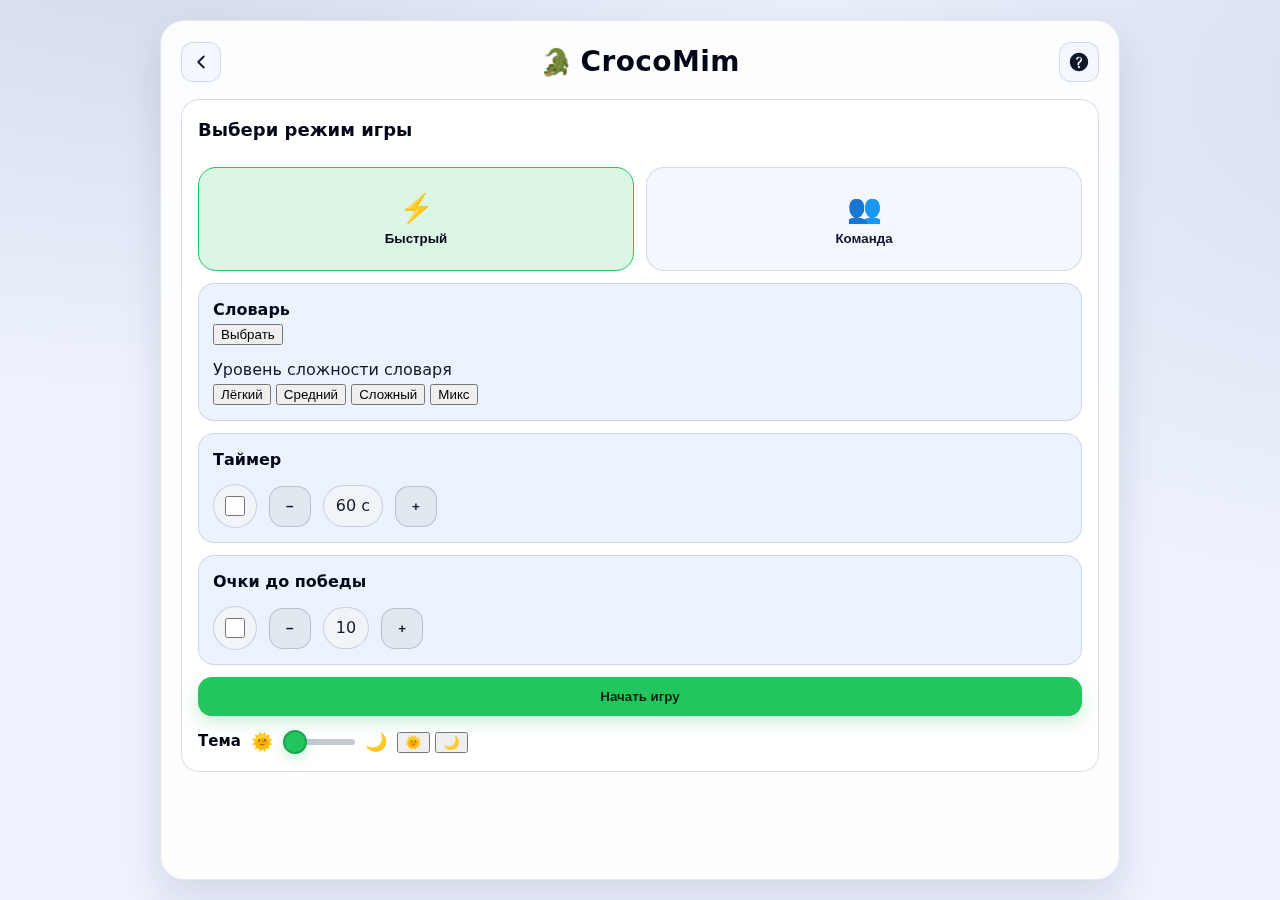
<file: public/index.html>
<!DOCTYPE html>
<html lang="ru">
<head>
  <meta charset="UTF-8" />
  <meta name="viewport" content="width=device-width, initial-scale=1" />
  <title>CrocoMim</title>
  <meta name="description" content="Праздничная игра «CrocoMim» с быстрым и командным режимами." />
  <link rel="manifest" href="./manifest.json" />
  <link rel="icon" type="image/svg+xml" href="./icons/icon.svg" />
  <meta name="theme-color" content="#22c55e" />
  <link rel="stylesheet" href="https://fonts.googleapis.com/css2?family=Material+Symbols+Rounded:opsz,wght,FILL,GRAD@20..48,100..700,0..1,-50..200" />
  <link rel="stylesheet" href="./styles/main.css" />
<!-- Yandex.Metrika counter -->
<script type="text/javascript">
    (function(m,e,t,r,i,k,a){
        m[i]=m[i]||function(){(m[i].a=m[i].a||[]).push(arguments)};
        m[i].l=1*new Date();
        for (var j = 0; j < document.scripts.length; j++) {if (document.scripts[j].src === r) { return; }}
        k=e.createElement(t),a=e.getElementsByTagName(t)[0],k.async=1,k.src=r,a.parentNode.insertBefore(k,a)
    })(window, document,'script','https://mc.yandex.ru/metrika/tag.js?id=104629576', 'ym');

    ym(104629576, 'init', {ssr:true, webvisor:true, trackHash:true, clickmap:true, ecommerce:"dataLayer", accurateTrackBounce:true, trackLinks:true});
</script>
<noscript><div><img src="https://mc.yandex.ru/watch/104629576" style="position:absolute; left:-9999px;" alt="" /></div></noscript>
<!-- /Yandex.Metrika counter -->
</head>
<body class="theme-light">
<div class="app" id="app">
<!-- Test push -->
<!-- Test push 2 -->
<!-- Test push 3 -->
  
  <!-- HEADER -->
  <div class="header">
    <div class="header-left">
      <div class="icon-btn" id="btnBack" title="Назад в меню" aria-label="Назад">
        <svg width="22" height="22" viewBox="0 0 24 24" fill="none" aria-hidden="true">
          <path d="M15 6L9 12L15 18" stroke="currentColor" stroke-width="2" stroke-linecap="round" stroke-linejoin="round"/>
        </svg>
      </div>
    </div>
    <div class="title"><span class="title-icon" aria-hidden="true">🐊</span><span class="title-text">CrocoMim</span></div>
    <div class="header-right">
      <div class="icon-btn" id="btnHelp" title="Справка" aria-label="Справка">
        <svg width="22" height="22" viewBox="0 0 24 24" fill="none" aria-hidden="true">
          <path d="M12 2C6.477 2 2 6.477 2 12s4.477 10 10 10s10-4.477 10-10S17.523 2 12 2Zm0 14.25a1.25 1.25 0 1 1 0 2.5a1.25 1.25 0 0 1 0-2.5Zm0-10a3.25 3.25 0 0 1 3.25 3.25c0 1.35-.79 2.3-1.74 3.02c-.81.6-1.26 1.03-1.26 1.98v.25a1 1 0 1 1-2 0v-.25c0-1.62.85-2.47 1.69-3.1c.85-.64 1.31-1.06 1.31-1.9A1.25 1.25 0 0 0 12 7.25a1.25 1.25 0 0 0-1.25 1.25a1 1 0 1 1-2 0A3.25 3.25 0 0 1 12 6.25Z" fill="currentColor"/>
        </svg>
      </div>
    </div>
  </div>

  <!-- MAIN VIEWS -->
  <div id="viewMenu" class="stack">
    <div class="section stack menu-section">
      <div class="menu-hero stack">
        <h2>Выбери режим игры</h2>
        <div class="mode-row">
          <button class="mode-btn active" id="modeQuick" type="button">
            <span class="mode-icon">⚡</span>
            Быстрый
          </button>
          <button class="mode-btn" id="goTeam" type="button">
            <span class="mode-icon">👥</span>
            Команда
          </button>
        </div>
      </div>

      <div class="stack menu-settings">
        <div class="menu-block">
          <div class="dict-selector" id="quickDictSelector">
            <div class="menu-block-title">Словарь</div>
            <div class="dict-selected" id="quickDictSummary" aria-live="polite">
              <button class="dict-summary-toggle" type="button">Выбрать</button>
              <div class="dict-summary-body" hidden></div>
            </div>
            <div class="dict-dropdown-panel" id="quickDictDropdown" hidden>
              <div class="dict-grid" id="quickDictGrid">
                <div class="dict-empty muted">Загрузка словарей…</div>
              </div>
              <div class="dict-actions">
                <button class="btn ghost dict-ok-btn" type="button">Ок</button>
              </div>
            </div>
          </div>
          <div class="difficulty-block" id="quickDifficultyBlock" data-difficulty-target="quick">
            <div class="difficulty-title">Уровень сложности словаря</div>
            <div class="difficulty-row">
              <button class="difficulty-btn" type="button" data-level="easy" aria-pressed="false">Лёгкий</button>
              <button class="difficulty-btn" type="button" data-level="medium" aria-pressed="false">Средний</button>
              <button class="difficulty-btn" type="button" data-level="hard" aria-pressed="false">Сложный</button>
              <button class="difficulty-btn" type="button" data-level="mix" aria-pressed="false" title="Все уровни сложности выбранного словаря">Микс</button>
            </div>
          </div>
          <div id="quickCustomBox" class="stack" style="display:none; margin-top:10px">
            <label class="muted">Вставьте слова через запятую или перенос строки</label>
            <textarea class="input" id="quickCustomWords" rows="4" placeholder="яблоко, корабль, радуга..."></textarea>
          </div>
        </div>

        <div class="menu-block">
          <div class="menu-block-title">Таймер</div>
          <div class="row" style="gap:12px; align-items:center; flex-wrap:nowrap; overflow-x:auto">
            <label class="chip check-only" title="Таймер">
              <input type="checkbox" id="quickTimerToggle" aria-label="Включить таймер">
            </label>
            <button class="btn ghost" id="quickTimeMinus" title="−30 секунд">−</button>
            <div class="chip" id="quickTimeLabel">60 с</div>
            <button class="btn ghost" id="quickTimePlus" title="+30 секунд">+</button>
          </div>

        </div>

        <div class="menu-block">
          <div class="menu-block-title">Очки до победы</div>
          <div class="row" style="gap:12px; align-items:center; flex-wrap:nowrap; overflow-x:auto">
            <label class="chip check-only" title="Очки до победы">
              <input type="checkbox" id="quickPtsToggle" aria-label="Включить очки до победы">
            </label>
            <div class="pts-controls" id="quickPtsControls">
              <button class="btn ghost" id="quickPtsMinus" title="Минус одно очко">−</button>
              <div class="chip" id="quickPtsLabel">10</div>
              <button class="btn ghost" id="quickPtsPlus" title="Плюс одно очко">+</button>
            </div>
          </div>
        </div>
      </div>

      <div class="footer menu-footer">
        <button class="btn btn-full" id="startQuick">Начать игру</button>
      </div>
      <div class="menu-theme">
        <div class="theme-switch" id="themeContainer">
          <div class="theme-switch-label">Тема</div>
          <div class="theme-slider" id="themeSliderWrap">
            <span aria-hidden="true">🌞</span>
            <input type="range" id="themeSlider" min="0" max="1" step="1" value="0" aria-label="Переключатель темы">
            <span aria-hidden="true">🌙</span>
          </div>
          <div class="theme-toggle-icons" id="themeToggleIcons" role="group" aria-label="Выбор темы">
            <button class="theme-icon-btn" id="themeSun" type="button" data-theme="light" aria-label="Светлая тема">🌞</button>
            <button class="theme-icon-btn" id="themeMoon" type="button" data-theme="dark" aria-label="Тёмная тема">🌙</button>
          </div>
        </div>
      </div>
    </div>
  </div>

  <!-- QUICK GAME -->
  <div id="viewQuickGame" class="stack" style="display:none">
    <div class="section row" style="justify-content:space-between; align-items:center">
      <div class="row" style="gap:10px; flex-wrap:wrap">
        <div class="chip">Угадано: <span id="qHit">0</span></div>
        <div class="chip">Пропущено: <span id="qMiss">0</span></div>
        <div class="chip" id="qTimerBox" style="display:none">⏱ <span id="qTimer">00:00</span></div>
      </div>
      <button class="btn ghost" id="qStatsBtn" type="button">Статистика</button>
    </div>

    <div class="word-card word-card-expanded">
      <div class="word-card-main">
        <div id="qWord" class="word">—</div>
        <div class="word-meta">
          <div id="qDescription" class="word-description muted">Описание появится после начала игры.</div>
          <button class="word-help-btn" id="qHelpBtn" type="button" aria-expanded="false" aria-controls="qHelpBox" title="Помочь">
            <span aria-hidden="true">💡</span>
            <span class="visually-hidden">Показать подсказку</span>
          </button>
        </div>
        <div id="qHelpBox" class="word-help" hidden></div>
      </div>
    </div>

    <!-- Кнопки под словом в 2 строки по требованию -->
    <div class="section">
      <div class="action-row action-row-primary">
        <button class="btn btn-hero" id="qHitBtn">Угадано</button>
        <button class="btn warn btn-hero" id="qSkipBtn">Пропустить</button>
      </div>
      <div class="action-row action-row-inline">
        <button class="btn ghost action-wide" id="qNext">Следующее слово</button>
        <button class="btn ghost action-wide" id="qHideBtn">Скрыть слово</button>
      </div>
      <div class="stack action-extra">
        <button class="btn ghost" id="qRestartTimer" style="display:none">Перезапустить таймер</button>
        <button class="btn ghost" id="qMeaningBtn">Значение слова (Википедия)</button>
      </div>
    </div>
  </div>

  <!-- TEAM SETTINGS -->
  <div id="viewTeamSetup" class="stack" style="display:none">
    <div class="section">
      <h2>Команды</h2>
      <div id="teamList" class="team-grid"></div>
      <div class="row team-actions">
        <button class="btn ghost" id="teamAdd">+ Добавить команду</button>
      </div>
    </div>

    <div class="section">
      <div class="dict-selector" id="teamDictSelector">
        <h2>Словарь</h2>
        <div class="dict-selected" id="teamDictSummary" aria-live="polite">
          <button class="dict-summary-toggle" type="button">Выбрать</button>
          <div class="dict-summary-body" hidden></div>
        </div>
        <div class="dict-dropdown-panel" id="teamDictDropdown" hidden>
          <div class="dict-grid" id="teamDictGrid">
            <div class="dict-empty muted">Загрузка словарей…</div>
          </div>
          <div class="dict-actions">
            <button class="btn ghost dict-ok-btn" type="button">Ок</button>
          </div>
        </div>
      </div>
      <div class="difficulty-block" id="teamDifficultyBlock" data-difficulty-target="team">
        <div class="difficulty-title">Уровень сложности словаря</div>
        <div class="difficulty-row">
          <button class="difficulty-btn" type="button" data-level="easy" aria-pressed="false">Лёгкий</button>
          <button class="difficulty-btn" type="button" data-level="medium" aria-pressed="false">Средний</button>
          <button class="difficulty-btn" type="button" data-level="hard" aria-pressed="false">Сложный</button>
          <button class="difficulty-btn" type="button" data-level="mix" aria-pressed="false" title="Все уровни сложности выбранного словаря">Микс</button>
        </div>
      </div>
      <div id="teamCustomBox" class="stack" style="display:none; margin-top:10px">
        <label class="muted">Вставьте слова через запятую или перенос строки</label>
        <textarea class="input" id="teamCustomWords" rows="4" placeholder="яблоко, корабль, радуга..."></textarea>
      </div>
    </div>

    <div class="section">
      <h2>Таймер</h2>
      <div class="row" style="gap:12px; align-items:center; flex-wrap:nowrap; overflow-x:auto">
        <label class="chip check-only" title="Таймер">
          <input type="checkbox" id="teamTimerToggle" aria-label="Включить таймер">
        </label>
        <button class="btn ghost" id="teamTimeMinus" title="−30 секунд">−</button>
        <div class="chip" id="teamTimeLabel">60 с</div>
        <button class="btn ghost" id="teamTimePlus" title="+30 секунд">+</button>
      </div>
    </div>

    <div class="section">
      <h2>Очки до победы</h2>
      <div class="row" style="gap:12px; align-items:center; flex-wrap:nowrap; overflow-x:auto">
        <label class="chip check-only" title="Очки до победы">
          <input type="checkbox" id="teamPtsToggle" checked aria-label="Включить очки до победы">
        </label>
        <div class="pts-controls" id="ptsControls">
          <button class="btn ghost" id="ptsMinus" title="Минус одно очко">−</button>
          <div class="chip" id="ptsLabel">10</div>
          <button class="btn ghost" id="ptsPlus" title="Плюс одно очко">+</button>
        </div>
      </div>
    </div>

    <div class="footer">
      <button class="btn btn-full" id="startTeam">Начать игру</button>
    </div>
  </div>

  <!-- TEAM GAME -->
  <div id="viewTeamGame" class="stack" style="display:none">
    <div class="section">
      <div class="row" style="justify-content:space-between; align-items:center">
        <div class="chip">Ход: <strong id="turnTeamName">Команда 1</strong></div>
        <div class="chip" id="tTimerBox" style="display:none">⏱ <span id="tTimer">00:00</span></div>
      </div>
    </div>

    <div class="word-card word-card-expanded">
      <div class="word-card-main">
        <div id="tWord" class="word">—</div>
        <div class="word-meta">
          <div id="tDescription" class="word-description muted">Описание появится после начала игры.</div>
          <button class="word-help-btn" id="tHelpBtn" type="button" aria-expanded="false" aria-controls="tHelpBox" title="Помочь">
            <span aria-hidden="true">💡</span>
            <span class="visually-hidden">Показать подсказку</span>
          </button>
        </div>
        <div id="tHelpBox" class="word-help" hidden></div>
      </div>
    </div>

    <div class="section stack" style="gap:12px; align-items:stretch">
      <div class="round-status" id="tRoundStatus">—</div>
      <div class="stack" style="gap:12px">
        <button class="btn btn-full" id="tStartRound">Начать раунд</button>
        <button class="btn warn" id="tEndRound" style="display:none">Закончить</button>
      </div>
    </div>

    <div class="section">
      <div class="action-row action-row-primary">
        <button class="btn btn-hero" id="tHitBtn">Угадано</button>
        <button class="btn warn btn-hero" id="tSkipBtn">Пропустить</button>
      </div>
      <div class="action-row action-row-inline">
        <button class="btn ghost action-wide" id="tNext">Следующее слово</button>
        <button class="btn ghost action-wide" id="tHideBtn">Скрыть слово</button>
      </div>
      <div class="stack action-extra">
        <button class="btn ghost" id="tMeaningBtn">Значение слова (Википедия)</button>
      </div>
    </div>

    <div class="section stack" style="gap:12px">
      <button class="btn ghost btn-full" id="tStatsBtn" type="button">Статистика</button>
      <div id="scoreTable" class="stack"></div>
    </div>
  </div>

  <!-- FOOTER (опц.) -->
  <div class="footer" id="globalFooter" style="display:none"></div>
</div>

  <script src="./scripts/dicts.js"></script>
  <script src="./scripts/app.js"></script>
</body>
</html>
</file>
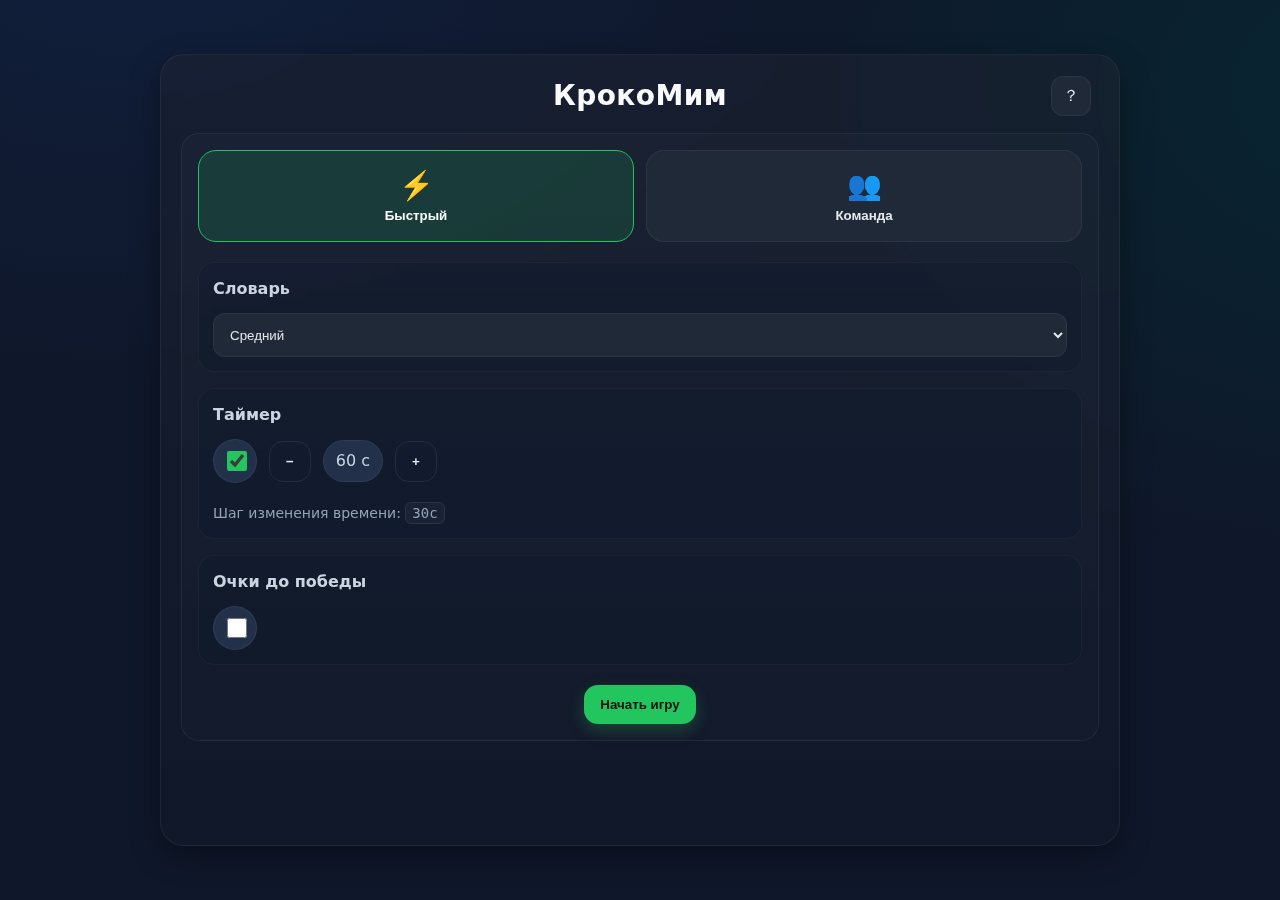
<file: сrocomim.html>
<!DOCTYPE html>
<html lang="ru">
<head>
  <meta charset="UTF-8" />
  <meta name="viewport" content="width=device-width, initial-scale=1" />
  <title>КрокоМим</title>
  <style>
    :root{
      --bg:#0f172a;            /* slate-900 */
      --panel:#111827;         /* gray-900 */
      --panel-2:#1f2937;       /* gray-800 */
      --accent:#22c55e;        /* green-500 */
      --accent-2:#16a34a;      /* green-600 */
      --muted:#94a3b8;         /* slate-400 */
      --text:#e5e7eb;          /* gray-200 */
      --text-strong:#f8fafc;   /* slate-50 */
      --danger:#ef4444;        /* red-500 */
      --warning:#f59e0b;       /* amber-500 */
      --card:#0b1223;          /* dark card */
      --shadow:0 10px 30px rgba(0,0,0,.35);
      --radius:18px;
    }
    *{box-sizing:border-box}
    html,body{height:100%}
    body{
      margin:0;
      background: radial-gradient(1200px 800px at 10% -10%, #11203d 0%, transparent 60%),
                  radial-gradient(1300px 900px at 110% 10%, #082631 0%, transparent 55%),
                  var(--bg);
      color:var(--text);
      font-family: ui-sans-serif, system-ui, Segoe UI, Roboto, Helvetica, Arial, Apple Color Emoji, Noto Color Emoji;
      line-height:1.5;
      display:flex;
      align-items:center;
      justify-content:center;
    }
    .app{
      width:min(960px, 96vw);
      min-height:88vh;
      backdrop-filter:saturate(120%) blur(8px);
      background:linear-gradient(180deg, rgba(255,255,255,.04), rgba(255,255,255,.02)) , rgba(12,18,34,.65);
      border:1px solid rgba(255,255,255,.06);
      border-radius:24px;
      box-shadow:var(--shadow);
      padding:20px;
      display:flex;
      flex-direction:column;
      gap:16px;
    }
    /* Header */
    .header{
      display:grid;
      grid-template-columns:48px 1fr 48px;
      align-items:center;
    }
    .icon-btn{
      width:40px;height:40px;border-radius:12px;
      display:flex;align-items:center;justify-content:center;
      background:var(--panel-2);
      border:1px solid rgba(255,255,255,.06);
      color:var(--text);
      cursor:pointer;
      transition:transform .1s ease, background .2s ease;
      user-select:none;
    }
    .icon-btn:hover{ background:#263141 }
    .icon-btn:active{ transform:scale(.96) }
    .title{
      text-align:center;
      font-weight:800;
      letter-spacing:.4px;
      color:var(--text-strong);
      font-size:clamp(20px, 3vw, 28px);
    }

    /* Sections & cards */
    .section{
      background:linear-gradient(180deg, rgba(255,255,255,.02), rgba(255,255,255,.01));
      border:1px solid rgba(255,255,255,.06);
      border-radius:var(--radius);
      padding:16px;
    }
    .section h2{
      margin:0 0 12px 0;
      font-size:18px;color:#cbd5e1;font-weight:700;
    }
    .row{ display:flex; gap:12px; flex-wrap:wrap; align-items:center }
    .stack{ display:flex; flex-direction:column; gap:12px }
    .grow{ flex:1 1 0 }
    .mode-row{ display:grid; gap:12px; grid-template-columns:repeat(2, minmax(0,1fr)); }
    .mode-btn{
      display:flex; flex-direction:column; align-items:center; justify-content:center;
      gap:6px; padding:18px 12px; border-radius:18px;
      background:var(--panel-2);
      border:1px solid rgba(255,255,255,.06);
      color:var(--text);
      font-weight:700;
      cursor:pointer;
      transition:transform .1s ease, background .2s ease, border .2s ease;
    }
    .mode-btn .mode-icon{ font-size:28px; }
    .mode-btn:hover{ background:#1f2a41; }
    .mode-btn:active{ transform:scale(.97); }
    .mode-btn.active{ background:rgba(34,197,94,.16); border-color:var(--accent); color:var(--text-strong); }
    .menu-block{ background:rgba(15,23,42,.35); border:1px solid rgba(255,255,255,.04); border-radius:16px; padding:14px; display:flex; flex-direction:column; gap:12px; }
    .menu-block-title{ font-weight:700; color:#cbd5e1; font-size:16px; }

    /* Buttons */
    .btn{
      background:var(--accent);
      color:#07130c;
      font-weight:700;
      padding:12px 16px;
      border:none;border-radius:14px;
      cursor:pointer;
      box-shadow:0 6px 16px rgba(34,197,94,.25);
      transition:transform .08s ease, box-shadow .2s ease, background .2s ease;
      user-select:none;
    }
    .btn:hover{ background:var(--accent-2) }
    .btn:active{ transform:translateY(1px) }
    .btn:disabled{
      opacity:.5;
      cursor:not-allowed;
      box-shadow:none;
      transform:none;
    }
    .btn.ghost{
      background:transparent;color:var(--text);
      border:1px solid rgba(255,255,255,.08);
      box-shadow:none;
    }
    .btn.warn{ background:var(--warning); color:#211a05 }
    .btn.danger{ background:var(--danger); color:#280707 }

    /* Inputs */
    .select,.input{
      min-height:44px;
      padding:10px 12px;
      border-radius:12px;
      background:var(--panel-2);
      color:var(--text);
      border:1px solid rgba(255,255,255,.06);
      outline:none;
    }
    .select{ width:100% }
    .chip{
      display:inline-flex;
      align-items:center;
      gap:6px;
      padding:8px 12px;
      border-radius:999px;
      background:#22304a;
      border:1px solid rgba(255,255,255,.06);
      color:#cbd5e1;
    }
    .chip input[type="checkbox"]{ margin-right:6px; accent-color:var(--accent); }
    .chip.check-only{
      width:44px;
      height:44px;
      padding:0;
      justify-content:center;
    }
    .chip.check-only input[type="checkbox"]{
      margin-right:0;
      width:20px;
      height:20px;
    }
    .pts-controls{
      display:flex;
      align-items:center;
      gap:12px;
    }

    /* Word card */
    .word-card{
      background:linear-gradient(180deg, rgba(255,255,255,.03), rgba(255,255,255,.02)), var(--card);
      border:1px solid rgba(255,255,255,.08);
      border-radius:22px;
      padding:28px 20px;
      text-align:center;
      box-shadow:var(--shadow);
    }
    .word{
      font-size:clamp(28px, 6.5vw, 52px);
      font-weight:800;
      letter-spacing:.5px;
      color:#f1f5f9;
      word-break:break-word;
    }
    .muted{ color:var(--muted); font-size:14px }
    .kbd{ background:#1a2236;border:1px solid rgba(255,255,255,.08);border-radius:6px;padding:2px 6px;font-family:ui-monospace, SFMono-Regular, Menlo, monospace }

    .grid-3{
      display:grid; gap:10px;
      grid-template-columns:repeat(3, minmax(0,1fr));
    }
    .team-grid{
      display:grid;
      gap:10px;
      grid-template-columns:repeat(auto-fit, minmax(90px, 1fr));
    }
    .team-card{
      padding:10px;
      display:flex;
      flex-direction:column;
      align-items:center;
      gap:8px;
      text-align:center;
    }
    .team-card-top{
      display:flex;
      flex-direction:column;
      align-items:center;
      gap:6px;
    }
    .team-avatar{
      width:64px;
      height:64px;
      border-radius:20px;
      display:flex;
      align-items:center;
      justify-content:center;
      font-size:28px;
      background-size:cover;
      background-position:center;
      color:#0b0b0b;
      box-shadow:0 6px 16px rgba(15,23,42,.35);
      flex:0 0 auto;
      pointer-events:none;
    }
    .team-avatar span{ filter:drop-shadow(0 2px 4px rgba(0,0,0,.45)); }
    .team-body{
      width:100%;
      display:flex;
      flex-direction:column;
      align-items:center;
      gap:6px;
    }
    .team-name{
      font-size:14px;
      font-weight:700;
      color:var(--text-strong);
      text-align:center;
      word-break:break-word;
    }
    .team-delete{
      width:32px;
      height:32px;
      border-radius:12px;
      border:1px solid rgba(239,68,68,.35);
      background:rgba(239,68,68,.18);
      color:#fecaca;
      display:flex;
      align-items:center;
      justify-content:center;
      cursor:pointer;
      transition:background .2s ease, transform .1s ease;
    }
    .team-delete:hover{ background:rgba(239,68,68,.28); }
    .team-delete:active{ transform:scale(.95); }
    .team-chip{ display:flex; align-items:center; gap:8px; }
    .team-chip-icon{ font-size:20px; line-height:1; }
    #turnTeamName{ display:inline-flex; align-items:center; gap:6px; }
    .round-status{
      text-align:center;
      font-weight:600;
      color:#cbd5e1;
    }
    .chip input[type="checkbox"]{ margin-right:6px; accent-color:var(--accent); }
    .footer{
      display:flex; gap:10px; flex-wrap:wrap; justify-content:center;
      margin-top:auto;
    }
    @media (max-width:600px){
      .grid-3{ grid-template-columns:1fr }
      .header{ grid-template-columns:44px 1fr 44px }
      .mode-row{ grid-template-columns:1fr }
    }
  </style>
</head>
<body>
<div class="app" id="app">

  <!-- HEADER -->
  <div class="header">
    <div class="icon-btn" id="btnBack" title="Назад в меню" aria-label="Назад">←</div>
    <div class="title">КрокоМим</div>
    <div class="icon-btn" id="btnHelp" title="Справка" aria-label="Справка">？</div>
  </div>

  <!-- MAIN VIEWS -->
  <div id="viewMenu" class="stack">
    <div class="section stack" style="gap:20px">
      <div class="mode-row">
        <button class="mode-btn active" id="modeQuick" type="button">
          <span class="mode-icon">⚡</span>
          Быстрый
        </button>
        <button class="mode-btn" id="goTeam" type="button">
          <span class="mode-icon">👥</span>
          Команда
        </button>
      </div>

      <div class="stack" style="gap:16px">
        <div class="menu-block">
          <div class="menu-block-title">Словарь</div>
          <select class="select" id="quickDict">
            <option value="easy">Лёгкий</option>
            <option value="medium">Средний</option>
            <option value="hard">Сложный</option>
            <option value="films_series">Фильмы и сериалы</option>
            <option value="geography">География</option>
            <option value="kids">Детский</option>
            <option value="custom">Свой словарь</option>
          </select>
          <div id="quickCustomBox" class="stack" style="display:none; margin-top:10px">
            <label class="muted">Вставьте слова через запятую или перенос строки</label>
            <textarea class="input" id="quickCustomWords" rows="4" placeholder="яблоко, корабль, радуга..."></textarea>
          </div>
        </div>

        <div class="menu-block">
          <div class="menu-block-title">Таймер</div>
          <div class="row" style="gap:12px; align-items:center; flex-wrap:nowrap; overflow-x:auto">
            <label class="chip check-only" title="Таймер">
              <input type="checkbox" id="quickTimerToggle" aria-label="Включить таймер">
            </label>
            <button class="btn ghost" id="quickTimeMinus" title="−30 секунд">−</button>
            <div class="chip" id="quickTimeLabel">60 с</div>
            <button class="btn ghost" id="quickTimePlus" title="+30 секунд">+</button>
          </div>
          <div class="muted" style="margin-top:8px">Шаг изменения времени: <span class="kbd">30с</span></div>
        </div>

        <div class="menu-block">
          <div class="menu-block-title">Очки до победы</div>
          <div class="row" style="gap:12px; align-items:center; flex-wrap:nowrap; overflow-x:auto">
            <label class="chip check-only" title="Очки до победы">
              <input type="checkbox" id="quickPtsToggle" aria-label="Включить очки до победы">
            </label>
            <div class="pts-controls" id="quickPtsControls" style="display:none">
              <button class="btn ghost" id="quickPtsMinus" title="Минус одно очко">−</button>
              <div class="chip" id="quickPtsLabel">10</div>
              <button class="btn ghost" id="quickPtsPlus" title="Плюс одно очко">+</button>
            </div>
          </div>
        </div>
      </div>

      <div class="footer">
        <button class="btn" id="startQuick">Начать игру</button>
      </div>
    </div>
  </div>

  <!-- QUICK GAME -->
  <div id="viewQuickGame" class="stack" style="display:none">
    <div class="section row">
      <div class="chip">Угадано: <span id="qHit">0</span></div>
      <div class="chip">Пропущено: <span id="qMiss">0</span></div>
      <div class="chip" id="qTimerBox" style="display:none">⏱ <span id="qTimer">00:00</span></div>
    </div>

    <div class="word-card">
      <div id="qWord" class="word">—</div>
    </div>

    <!-- Кнопки под словом в 2 строки по требованию -->
    <div class="section">
      <div class="grid-3">
        <button class="btn ghost" id="qNext">Следующее слово</button>
        <button class="btn" id="qHitBtn">Угадано</button>
        <button class="btn warn" id="qSkipBtn">Пропустить</button>
      </div>
      <div class="stack" style="margin-top:10px">
        <button class="btn ghost" id="qHideBtn">Скрыть слово</button>
        <button class="btn ghost" id="qMeaningBtn">Значение слова (Википедия)</button>
      </div>
    </div>
  </div>

  <!-- TEAM SETTINGS -->
  <div id="viewTeamSetup" class="stack" style="display:none">
    <div class="section">
      <h2>Команды</h2>
      <div id="teamList" class="team-grid"></div>
      <div class="row">
        <button class="btn ghost" id="teamAdd">+ Добавить команду</button>
        <button class="btn ghost" id="teamRename">✏️ Редактировать названия</button>
      </div>
    </div>

    <div class="section">
      <h2>Словарь</h2>
      <select class="select" id="teamDict">
        <option value="easy">Лёгкий</option>
        <option value="medium">Средний</option>
        <option value="hard">Сложный</option>
        <option value="films_series">Фильмы и сериалы</option>
        <option value="geography">География</option>
        <option value="kids">Детский</option>
        <option value="custom">Свой словарь</option>
      </select>
      <div id="teamCustomBox" class="stack" style="display:none; margin-top:10px">
        <label class="muted">Вставьте слова через запятую или перенос строки</label>
        <textarea class="input" id="teamCustomWords" rows="4" placeholder="яблоко, корабль, радуга..."></textarea>
      </div>
    </div>

    <div class="section">
      <h2>Таймер и очки до победы</h2>
      <div class="stack">
        <div class="row" style="gap:12px; align-items:center; flex-wrap:nowrap; overflow-x:auto">
          <label class="chip check-only" title="Таймер">
            <input type="checkbox" id="teamTimerToggle" aria-label="Включить таймер">
          </label>
          <button class="btn ghost" id="teamTimeMinus" title="−30 секунд">−</button>
          <div class="chip" id="teamTimeLabel">60 с</div>
          <button class="btn ghost" id="teamTimePlus" title="+30 секунд">+</button>
        </div>
        <div class="row" style="gap:12px; align-items:center; flex-wrap:nowrap; overflow-x:auto">
          <label class="chip check-only" title="Очки до победы">
            <input type="checkbox" id="teamPtsToggle" checked aria-label="Включить очки до победы">
          </label>
          <div class="pts-controls" id="ptsControls">
            <button class="btn ghost" id="ptsMinus" title="Минус одно очко">−</button>
            <div class="chip" id="ptsLabel">10</div>
            <button class="btn ghost" id="ptsPlus" title="Плюс одно очко">+</button>
          </div>
        </div>
      </div>
    </div>

    <div class="footer">
      <button class="btn" id="startTeam">Начать игру</button>
    </div>
  </div>

  <!-- TEAM GAME -->
  <div id="viewTeamGame" class="stack" style="display:none">
    <div class="section">
      <div class="row" style="justify-content:space-between; align-items:center">
        <div class="chip">Ход: <strong id="turnTeamName">Команда 1</strong></div>
        <div class="chip" id="tTimerBox" style="display:none">⏱ <span id="tTimer">00:00</span></div>
      </div>
      <div id="scoreTable" class="stack" style="margin-top:10px"></div>
    </div>

    <div class="word-card">
      <div id="tWord" class="word">—</div>
    </div>

    <div class="section stack" style="gap:12px; align-items:center">
      <div class="round-status" id="tRoundStatus">—</div>
      <div class="row" style="gap:12px; justify-content:center">
        <button class="btn" id="tStartRound">Начать раунд</button>
        <button class="btn warn" id="tEndRound" style="display:none">Закончить</button>
      </div>
    </div>

    <div class="section">
      <div class="grid-3">
        <button class="btn ghost" id="tNext">Следующее слово</button>
        <button class="btn" id="tHitBtn">Угадано</button>
        <button class="btn warn" id="tSkipBtn">Пропустить</button>
      </div>
      <div class="stack" style="margin-top:10px">
        <button class="btn ghost" id="tHideBtn">Скрыть слово</button>
        <button class="btn ghost" id="tMeaningBtn">Значение слова (Википедия)</button>
      </div>
    </div>
  </div>

  <!-- FOOTER (опц.) -->
  <div class="footer" id="globalFooter" style="display:none"></div>
</div>

<script>
  // --- Utilities & state ---
  const $ = sel => document.querySelector(sel);
  let screen = 'menu';
  let qTimerId = null;
  let tTimerId = null;
  const backBtn = $('#btnBack');
  const helpBtn = $('#btnHelp');
  const modeQuickBtn = $('#modeQuick');

  const DICTS = {
    easy:["дом","кот","собака","мяч","стол","стул","окно","дверь","машина","ручка","карандаш","тетрадь","лампа","книга","телефон","чашка","тарелка","ложка","вилка","нож","яблоко","банан","хлеб","сыр","молоко","чай","кофе","сок","вода","рыба","соль","сахар","масло","яйцо","ботинки","шапка","куртка","зонт","очки","часы","футбол","велосипед","рюкзак","карта","ключ","замок","мост","улица","парк","пальто","свитер","носки","перчатки","шарф","поезд","автобус","самолёт","корабль","дерево","цветок","трава","река","море","гора","облако","солнце","луна","звезда","дождь","снег","ветер","гром","молния","песок","пляж","печенье","торт","конфета","шоколад","мороз","тепло","холод","лето","осень","зима","весна","сумка","кресло","диван","кровать","подушка","одеяло","ковёр","полка","доска","дверца"],
    medium:["музыкант","танцор","художник","актёр","режиссёр","библиотека","музей","театр","кино","концерт","оркестр","скрипка","труба","барабан","пианино","клавиатура","компьютер","принтер","интернет","браузер","переводчик","инженер","архитектор","строитель","механик","пилот","почтальон","повар","пекарь","парашют","компас","микрофон","телескоп","микроскоп","маскарад","портрет","скульптура","карикатура","иллюстрация","маршрут","комета","планета","галактика","спутник","космодром","ракета","астронавт","гравитация","марафон","эстафета","трек","полоса","скейтборд","самокат","ролики","каноэ","парус","якорь","навигатор","перекрёсток","пешеход","светофор","переход","эскалатор","турникет","диалект","сценарий","метафора","ирония","аллегория","парадокс","формула","теорема","переменная","уравнение","фотосинтез","диаграмма","график","алгоритм","архив","протокол","сервер","клиент","пароль","шифр","волонтёр","ярмарка","праздник","фестиваль","капитан","команда","стратегия","тактика","капля","узор"],
    hard:["амбивалентность","конформизм","парадигма","катарсис","энтропия","апофения","идентификация","диссоциация","консенсус","редукционизм","рефлексия","онтология","эвристика","герменевтика","персистентность","импликация","дедукция","индукция","супрематизм","синергия","палиндром","оксюморон","метаморфоза","категоричность","диахрония","синекдоха","аллитерация","перфекционизм","преференция","когезия","когерентность","субстанция","трансцендентность","имманентность","телеметрия","релятивизм","экстраполяция","интерполяция","комбинаторика","аксиома","лемма","корреляция","деконструкция","репликация","квантификация","интерференция","флуктуация","суперпозиция","идемпотентность","асимптота","дифференциация","интеграция","дисперсия","конфабуляция","экспликация","импеданс","резистивность","индуктивность","аберрация","адиабатический","энтальпия","инвариант","аппроксимация","агрегация","аналогия","антиномия","апофеоз","конгруэнтность","конкатенация","идентификатор","криптография","стохастика","гомоморфизм","изоморфизм","биекция","диффузия","конденсация","сублимация","адсорбция","десорбция","термодинамика","катализ","ингибитор","рекурсия","итерация","регрессия","марковская цепь","градиент","дивергенция","лапласиан","кумулятивный","персистентный"],
    films_series:["Титаник","Аватар","Матрица","Интерстеллар","Начало","Темный рыцарь","Джокер","Властелин колец","Хоббит","Гарри Поттер","Звёздные войны","Мандалорец","Игра престолов","Дом дракона","Ведьмак","Шерлок","Доктор Хаус","Друзья","Теория большого взрыва","Офис","Побег из Шоушенка","Зелёная миля","Форрест Гамп","1+1","Ла-ла-ленд","Крестный отец","Таксист","Остров проклятых","Бойцовский клуб","Семь","Криминальное чтиво","Кил Билл","Однажды в Голливуде","Дюна","Бегущий по лезвию","Чужой","Хищник","Терминатор","Робокоп","Человек-паук","Железный человек","Мстители","Капитан Америка","Тор","Черная пантера","Стражи Галактики","Дэдпул","Локи","Во все тяжкие","Лучше звоните Солу","Наркос","Пикки Блайндерс","Викинги","Чёрное зеркало","Очень странные дела","Король Лев","Алладин","Холодное сердце","Тайна Коко","История игрушек","Рататуй","ВАЛЛ·И","Вверх","Головоломка","Моана","Пираты Карибского моря","Индиана Джонс","Миссия невыполнима","Джеймс Бонд","Шрек","Мадагаскар","Кунг-фу Панда","Как приручить дракона","Гладиатор","Троя","300 спартанцев","Храброе сердце","Марсианин","Выживший","Большой куш","Карты, деньги, два ствола","Достать ножи","Кингсман","Джентльмены","Аркейн","Кобра Кай","Сотня","Колесо времени","Фауда","Офис (UK)"],
    geography:["Европа","Азия","Африка","Северная Америка","Южная Америка","Австралия","Антарктида","Россия","Москва","Санкт-Петербург","США","Вашингтон","Нью-Йорк","Лос-Анджелес","Канада","Оттава","Торонто","Мексика","Бразилия","Рио-де-Жанейро","Аргентина","Буэнос-Айрес","Чили","Перу","Лима","Колумбия","Богота","Германия","Берлин","Франция","Париж","Испания","Мадрид","Италия","Рим","Милан","Венеция","Пиза","Греция","Афины","Великобритания","Лондон","Норвегия","Швеция","Стокгольм","Финляндия","Хельсинки","Дания","Копенгаген","Исландия","Рейкьявик","Польша","Варшава","Чехия","Прага","Австрия","Вена","Швейцария","Цюрих","Нидерланды","Амстердам","Бельгия","Брюссель","Португалия","Лиссабон","Турция","Стамбул","Анкара","Египет","Каир","Марокко","Рабат","Южная Африка","Кейптаун","Нигерия","Абуджа","Кения","Найроби","Эфиопия","Аддис-Абеба","Израиль","Иерусалим","Иордания","Амман","Саудовская Аравия","Эр-Рияд","ОАЭ","Дубай","Индия","Дели","Мумбаи","Непал","Катманду","Китай","Пекин","Великая китайская стена"],
    kids:["мяч","кукла","мишка","зайчик","солнышко","облако","радуга","снежинка","санки","варежки","шапка","шарф","машинка","паровоз","поезд","самолёт","ракета","лодка","парус","велосипед","самокат","качели","горка","карусель","зоопарк","цирк","парк","игрушка","конструктор","кубики","пазл","раскраска","фломастер","карандаш","кисточка","краски","пластилин","ножницы","клей","книжка","сказка","песня","танец","музыка","праздник","подарок","шарик","торт","свечи","печенье","конфета","шоколад","мороженое","яблоко","банан","груша","апельсин","клубника","вишня","арбуз","дыня","морковь","огурец","помидор","суп","каша","котёнок","щенок","хомяк","рыбка","черепаха","лягушка","утёнок","слон","жираф","лев","тигр","зебра","панда","домик","кроватка","подушка","одеяло","ванна","мыло","щётка","паста","полотенце","коляска","мама","папа","бабушка","дедушка","брат","сестра","друг","подруга","прятки","салочки"]
  };

  const TEAM_ICONS = [
    {id:'sun', emoji:'🌞', bg:'linear-gradient(135deg,#fde047,#f97316)', color:'#1f2937'},
    {id:'rocket', emoji:'🚀', bg:'linear-gradient(135deg,#60a5fa,#2563eb)', color:'#0f172a'},
    {id:'leaf', emoji:'🍀', bg:'linear-gradient(135deg,#86efac,#22c55e)', color:'#052e16'},
    {id:'wave', emoji:'🐬', bg:'linear-gradient(135deg,#67e8f9,#0ea5e9)', color:'#0f172a'},
    {id:'crown', emoji:'👑', bg:'linear-gradient(135deg,#fcd34d,#a855f7)', color:'#312e81'},
    {id:'gamepad', emoji:'🎮', bg:'linear-gradient(135deg,#f472b6,#a855f7)', color:'#1e1b4b'},
    {id:'bolt', emoji:'⚡', bg:'linear-gradient(135deg,#f97316,#ef4444)', color:'#111827'},
    {id:'snow', emoji:'❄️', bg:'linear-gradient(135deg,#bfdbfe,#60a5fa)', color:'#1e3a8a'}
  ];
  const defaultTeamName = idx => `Команда ${idx+1}`;
  const makeTeam = (name, icon) => ({name, icon, points:0, hit:0, miss:0});
  const getTeamIcon = id => TEAM_ICONS.find(icon=>icon.id===id) || TEAM_ICONS[0];
  let audioCtx = null;
  function playBuzz(){
    try{
      const AudioCtx = window.AudioContext || window.webkitAudioContext;
      if (!AudioCtx) return;
      if (!audioCtx) audioCtx = new AudioCtx();
      if (audioCtx.state === 'suspended') audioCtx.resume();
      const duration = 0.35;
      const sampleRate = audioCtx.sampleRate;
      const buffer = audioCtx.createBuffer(1, sampleRate * duration, sampleRate);
      const data = buffer.getChannelData(0);
      for (let i=0;i<data.length;i++){
        const progress = i / data.length;
        data[i] = (Math.random()*2 - 1) * (1 - progress) * 0.7;
      }
      const noise = audioCtx.createBufferSource();
      noise.buffer = buffer;
      const gain = audioCtx.createGain();
      gain.gain.setValueAtTime(0.5, audioCtx.currentTime);
      gain.gain.exponentialRampToValueAtTime(0.01, audioCtx.currentTime + duration);
      noise.connect(gain).connect(audioCtx.destination);
      noise.start();
    }catch(err){ /* ignore playback errors */ }
  }

  // Navigation
  const show = v => {
    ['viewMenu','viewQuickGame','viewTeamSetup','viewTeamGame'].forEach(id=>{
      const el = $('#'+id);
      if (el) el.style.display='none';
    });
    $('#'+v).style.display='flex';
    screen = v;
    if (v==='viewMenu'){
      backBtn.style.visibility = 'hidden';
      backBtn.style.pointerEvents = 'none';
      if (modeQuickBtn) modeQuickBtn.classList.add('active');
    }else{
      backBtn.style.visibility = 'visible';
      backBtn.style.pointerEvents = 'auto';
      if (modeQuickBtn) modeQuickBtn.classList.remove('active');
    }
  };

  // Header buttons
  backBtn.onclick = () => {
    if (screen==='viewQuickGame' || screen==='viewTeamGame'){
      if (!confirm('Выйти в меню? Текущая партия будет завершена.')) return;
    }
    if (typeof qTimerId !== 'undefined'){ clearInterval(qTimerId); qTimerId=null; }
    if (typeof tTimerId !== 'undefined'){ clearInterval(tTimerId); tTimerId=null; }
    show('viewMenu');
  };
  helpBtn.onclick = () => {
    alert('КрокоМим — объясните слово жестами/мимикой. Кнопки: Угадано, Пропустить, Следующее; можно скрыть/показать слово и открыть значение на Википедии. Удачи!');
  };

  $('#goTeam').onclick = () => {
    ensureTeamsSeed();
    renderTeams();
    show('viewTeamSetup');
  };

  // Quick setup
  const qs = {
    dict: $('#quickDict'),
    customBox: $('#quickCustomBox'),
    customText: $('#quickCustomWords'),
    timerToggle: $('#quickTimerToggle'),
    time: 60,
    timeMinus: $('#quickTimeMinus'),
    timePlus: $('#quickTimePlus'),
    timeLabel: $('#quickTimeLabel'),
    ptsToggle: $('#quickPtsToggle'),
    ptsControls: $('#quickPtsControls'),
    pts: 10,
    ptsMinus: $('#quickPtsMinus'),
    ptsPlus: $('#quickPtsPlus'),
    ptsLabel: $('#quickPtsLabel'),
    start: $('#startQuick')
  };
  const upQuickTime = () => qs.timeLabel.textContent = qs.time+' с';
  const upQuickPts = () => qs.ptsLabel.textContent = qs.pts;
  upQuickTime();
  upQuickPts();
  qs.timerToggle.checked = true;
  qs.ptsToggle.checked = false;
  qs.timeMinus.onclick = () => { qs.time = Math.max(30, qs.time-30); upQuickTime(); };
  qs.timePlus.onclick = () => { qs.time += 30; upQuickTime(); };
  qs.dict.onchange = () => qs.customBox.style.display = (qs.dict.value==='custom')?'block':'none';
  qs.ptsMinus.onclick = () => { qs.pts = Math.max(1, qs.pts-1); upQuickPts(); };
  qs.ptsPlus.onclick = () => { qs.pts += 1; upQuickPts(); };
  const updateQuickPts = () => {
    if (!qs.ptsControls) return;
    const enabled = qs.ptsToggle.checked;
    qs.ptsControls.style.display = enabled ? 'flex' : 'none';
  };
  qs.ptsToggle.onchange = updateQuickPts;
  updateQuickPts();
  if (qs.dict){
    qs.dict.value = 'medium';
    qs.dict.dispatchEvent(new Event('change'));
  }

  // Quick game state
  let qWords=[], qIndex=0, qHide=false, qRemain=0, qHit=0, qMiss=0, qTarget=null;

  const qUI = {
    word: $('#qWord'),
    hit: $('#qHit'), miss: $('#qMiss'),
    next: $('#qNext'), hitBtn: $('#qHitBtn'), skipBtn: $('#qSkipBtn'),
    hideBtn: $('#qHideBtn'), meaningBtn: $('#qMeaningBtn'),
    tBox: $('#qTimerBox'), tLabel: $('#qTimer')
  };

  const pad = n => String(n).padStart(2,'0');

  function startQuickGame(){
    // build words
    let dictKey = qs.dict.value;
    if (!dictKey || (!DICTS[dictKey] && dictKey!=='custom')){
      dictKey = 'medium';
      if (qs.dict){
        qs.dict.value = 'medium';
        qs.dict.dispatchEvent(new Event('change'));
      }
    }
    if (dictKey==='custom'){
      const raw = qs.customText.value || '';
      qWords = raw.split(/[,\\n]/).map(s=>s.trim()).filter(Boolean);
    }else{
      qWords = [...DICTS[dictKey]];
    }
    if (qWords.length===0){ alert('Добавьте хотя бы одно слово'); return; }
    shuffle(qWords);
    qIndex=0; qHide=false; qHit=0; qMiss=0; qTarget = qs.ptsToggle.checked ? qs.pts : null;
    qUI.hit.textContent = '0'; qUI.miss.textContent = '0';
    qUI.word.textContent = qWords[qIndex];
    qUI.hideBtn.textContent = 'Скрыть слово';

    // timer
    clearInterval(qTimerId); qTimerId=null;
    if (qs.timerToggle.checked){
      qUI.tBox.style.display='inline-flex';
      qRemain = qs.time;
      qUI.tLabel.textContent = `${pad(Math.floor(qRemain/60))}:${pad(qRemain%60)}`;
      qTimerId = setInterval(()=>{
        qRemain--;
        qUI.tLabel.textContent = `${pad(Math.floor(qRemain/60))}:${pad(qRemain%60)}`;
        if (qRemain<=0){
          clearInterval(qTimerId); qTimerId=null;
          playBuzz();
          nextWord();
        }
      },1000);
    }else{
      qUI.tBox.style.display='none';
    }
    show('viewQuickGame');
  }
  $('#startQuick').onclick = startQuickGame;

  function nextWord(){
    qIndex = (qIndex+1) % qWords.length;
    qHide=false;
    qUI.word.textContent = qWords[qIndex];
    qUI.hideBtn.textContent = 'Скрыть слово';
  }

  qUI.next.onclick = nextWord;
  qUI.hitBtn.onclick = ()=>{
    qHit++;
    qUI.hit.textContent=qHit;
    if (qTarget!==null && qHit>=qTarget){
      if (qTimerId){ clearInterval(qTimerId); qTimerId=null; }
      playBuzz();
      alert('Вы достигли цели!');
      show('viewMenu');
      return;
    }
    nextWord();
  };
  qUI.skipBtn.onclick = ()=>{ qMiss++; qUI.miss.textContent=qMiss; nextWord(); };
  qUI.hideBtn.onclick = ()=>{
    qHide = !qHide;
    qUI.word.textContent = qHide ? '•••' : qWords[qIndex];
    qUI.hideBtn.textContent = qHide ? 'Показать слово' : 'Скрыть слово';
  };
  qUI.meaningBtn.onclick = ()=> window.open('https://ru.wikipedia.org/wiki/'+encodeURIComponent(qWords[qIndex]), '_blank');

  // Team setup & game
  let teams = [];
  function ensureTeamsSeed(){
    if (teams.length===0){
      teams = [
        makeTeam(defaultTeamName(0), TEAM_ICONS[0].id),
        makeTeam(defaultTeamName(1), TEAM_ICONS[1].id)
      ];
    } else {
      teams = teams.map((team, idx)=>({
        ...team,
        name: team.name || defaultTeamName(idx),
        icon: team.icon || TEAM_ICONS[idx % TEAM_ICONS.length].id,
        points: team.points ?? 0,
        hit: team.hit ?? 0,
        miss: team.miss ?? 0
      }));
    }
  }
  const teamList = $('#teamList');
  const teamRenameBtn = $('#teamRename');
  function renderTeams(){
    teamList.innerHTML='';
    teams.forEach((team, index)=>{
      if (!team.name) team.name = defaultTeamName(index);
      if (!team.icon) team.icon = TEAM_ICONS[index % TEAM_ICONS.length].id;
      const iconDef = getTeamIcon(team.icon);
      const card=document.createElement('div');
      card.className='section team-card';
      card.innerHTML = `
        <div class="team-card-top">
          <div class="team-avatar" style="background:${iconDef.bg};color:${iconDef.color}">
            <span>${iconDef.emoji}</span>
          </div>
        </div>
        <div class="team-body">
          <div class="team-name">${escapeHtml(team.name)}</div>
          <button class="team-delete" type="button" title="Удалить команду" data-index="${index}">🗑️</button>
        </div>`;
      const deleteBtn = card.querySelector('.team-delete');
      if (deleteBtn){
        deleteBtn.setAttribute('aria-label', `Удалить команду «${team.name || defaultTeamName(index)}»`);
        deleteBtn.onclick = () => {
          if (!confirm(`Удалить команду «${team.name || defaultTeamName(index)}»?`)) return;
          teams.splice(index, 1);
          renderTeams();
        };
      }
      teamList.appendChild(card);
    });
  }
  $('#teamAdd').onclick = ()=>{
    const icon = TEAM_ICONS[teams.length % TEAM_ICONS.length].id;
    teams.push(makeTeam(defaultTeamName(teams.length), icon));
    renderTeams();
  };
  if (teamRenameBtn){
    teamRenameBtn.onclick = ()=>{
      if (teams.length===0){ alert('Нет команд для редактирования'); return; }
      const list = teams.map((team, idx)=>`${idx+1}. ${team.name || defaultTeamName(idx)}`).join('\n');
      const idxInput = prompt('Введите номер команды для редактирования:\n'+list);
      if (idxInput===null) return;
      const idx = parseInt(idxInput, 10) - 1;
      if (Number.isNaN(idx) || idx<0 || idx>=teams.length){ alert('Некорректный номер команды'); return; }
      const current = teams[idx].name;
      const next = prompt('Новое название команды', current);
      if (next===null) return;
      const trimmed = next.trim();
      teams[idx].name = trimmed || defaultTeamName(idx);
      renderTeams();
    };
  }

  const ts = {
    dict: $('#teamDict'),
    customBox: $('#teamCustomBox'),
    customText: $('#teamCustomWords'),
    timerToggle: $('#teamTimerToggle'),
    time: 60,
    timeMinus: $('#teamTimeMinus'),
    timePlus: $('#teamTimePlus'),
    timeLabel: $('#teamTimeLabel'),
    ptsToggle: $('#teamPtsToggle'),
    ptsControls: $('#ptsControls'),
    pts: 10, ptsMinus: $('#ptsMinus'), ptsPlus: $('#ptsPlus'), ptsLabel: $('#ptsLabel')
  };
  const upTeamTime = () => ts.timeLabel.textContent = ts.time+' с';
  const upPts = () => ts.ptsLabel.textContent = ts.pts;
  upTeamTime(); upPts();
  ts.timeMinus.onclick = ()=>{ ts.time = Math.max(30, ts.time-30); upTeamTime(); };
  ts.timePlus.onclick = ()=>{ ts.time += 30; upTeamTime(); };
  ts.ptsMinus.onclick = ()=>{ ts.pts = Math.max(1, ts.pts-1); upPts(); };
  ts.ptsPlus.onclick = ()=>{ ts.pts += 1; upPts(); };
  ts.dict.onchange = ()=> ts.customBox.style.display = (ts.dict.value==='custom')?'block':'none';
  const updatePtsUI = ()=>{
    const enabled = ts.ptsToggle.checked;
    ts.ptsControls.style.display = enabled ? 'flex' : 'none';
  };
  ts.ptsToggle.onchange = updatePtsUI;
  updatePtsUI();

  // Team game state
  let tWords=[], tIndex=-1, tHide=false, tRemain=0, turn=0, roundActive=false, timerExpired=false;

  const tUI = {
    word: $('#tWord'),
    turnName: $('#turnTeamName'),
    tBox: $('#tTimerBox'), tLabel: $('#tTimer'),
    table: $('#scoreTable'),
    next: $('#tNext'), hit: $('#tHitBtn'), skip: $('#tSkipBtn'),
    hideBtn: $('#tHideBtn'), meaning: $('#tMeaningBtn'),
    startRound: $('#tStartRound'), endRound: $('#tEndRound'),
    status: $('#tRoundStatus')
  };

  function updateTurnHeader(){
    if (!teams[turn]) return;
    const current = teams[turn];
    const iconDef = getTeamIcon(current.icon);
    tUI.turnName.innerHTML = `<span class="team-chip-icon">${iconDef.emoji}</span>${escapeHtml(current.name || defaultTeamName(turn))}`;
  }

  function renderScore(){
    tUI.table.innerHTML='';
    teams.forEach((team, idx)=>{
      const iconDef = getTeamIcon(team.icon);
      const row=document.createElement('div');
      row.className='row';
      row.innerHTML = `
        <div class="chip team-chip" style="min-width:160px">
          <span class="team-chip-icon">${iconDef.emoji}</span>
          ${escapeHtml(team.name || defaultTeamName(idx))}
        </div>
        <div class="chip">Угадано: ${team.hit}</div>
        <div class="chip">Пропущено: ${team.miss}</div>
        <div class="chip">Очки: ${team.points}</div>`;
      tUI.table.appendChild(row);
    });
  }

  function setRoundControlsEnabled(enabled){
    [tUI.next, tUI.hit, tUI.skip, tUI.hideBtn, tUI.meaning].forEach(btn=>{
      if (btn){
        btn.disabled = !enabled;
      }
    });
  }

  function resetWordView(){
    tHide = false;
    if (tUI.word) tUI.word.textContent = '—';
    if (tUI.hideBtn) tUI.hideBtn.textContent = 'Скрыть слово';
  }

  function advanceWord(){
    if (!tWords.length) return;
    tIndex = (tIndex + 1) % tWords.length;
    tHide = false;
    if (tUI.word) tUI.word.textContent = tWords[tIndex];
    if (tUI.hideBtn) tUI.hideBtn.textContent = 'Скрыть слово';
  }

  function setStatus(text){
    if (tUI.status) tUI.status.textContent = text;
  }

  function preRoundMessage(name, initial){
    if (!name) return;
    if (initial){
      setStatus(`Команда «${name}», приготовьтесь и нажмите «Начать раунд».`);
    }else{
      setStatus(`Ход завершён. Передайте устройство команде «${name}» и нажмите «Начать раунд».`);
    }
  }

  function startTeamGame(){
    if (teams.length<2){ alert('Нужно минимум 2 команды'); return; }
    let dictKey = ts.dict.value;
    if (!dictKey || (!DICTS[dictKey] && dictKey !== 'custom')){
      dictKey = 'medium';
      if (ts.dict){
        ts.dict.value = 'medium';
        ts.dict.dispatchEvent(new Event('change'));
      }
    }
    if (dictKey==='custom'){
      const raw = ts.customText.value || '';
      tWords = raw.split(/[,\n]/).map(s=>s.trim()).filter(Boolean);
    }else{
      tWords = [...DICTS[dictKey]];
    }
    if (tWords.length===0){ alert('Добавьте хотя бы одно слово'); return; }
    shuffle(tWords);
    teams = teams.map((t, idx)=>(
      {
        name: t.name || defaultTeamName(idx),
        icon: t.icon || TEAM_ICONS[idx % TEAM_ICONS.length].id,
        points:0, hit:0, miss:0
      }
    ));
    tIndex=-1; tHide=false; turn=0; roundActive=false; timerExpired=false;
    renderScore();
    updateTurnHeader();
    resetWordView();
    setRoundControlsEnabled(false);
    clearInterval(tTimerId); tTimerId=null;
    if (ts.timerToggle.checked){
      tUI.tBox.style.display='inline-flex';
      tRemain = ts.time;
      tUI.tLabel.textContent = `${pad(Math.floor(tRemain/60))}:${pad(tRemain%60)}`;
    }else{
      tUI.tBox.style.display='none';
    }
    if (tUI.startRound){
      tUI.startRound.style.display='inline-flex';
      tUI.startRound.disabled=false;
    }
    if (tUI.endRound){
      tUI.endRound.style.display='none';
    }
    const currentName = teams[turn]?.name || defaultTeamName(turn);
    preRoundMessage(currentName, true);
    show('viewTeamGame');
  }
  $('#startTeam').onclick = startTeamGame;

  function beginRound(){
    if (roundActive) return;
    roundActive=true;
    timerExpired=false;
    setRoundControlsEnabled(true);
    if (tUI.startRound){
      tUI.startRound.style.display='none';
    }
    if (tUI.endRound){
      tUI.endRound.style.display='inline-flex';
      tUI.endRound.disabled=false;
    }
    const currentName = teams[turn]?.name || defaultTeamName(turn);
    setStatus(`Ход команды «${currentName}»`);
    clearInterval(tTimerId); tTimerId=null;
    if (ts.timerToggle.checked){
      tUI.tBox.style.display='inline-flex';
      tRemain = ts.time;
      tUI.tLabel.textContent = `${pad(Math.floor(tRemain/60))}:${pad(tRemain%60)}`;
      tTimerId = setInterval(()=>{
        tRemain--;
        if (tRemain <= 0){
          clearInterval(tTimerId); tTimerId=null;
          tUI.tLabel.textContent = '00:00';
          handleTimerEnd();
        }else{
          tUI.tLabel.textContent = `${pad(Math.floor(tRemain/60))}:${pad(tRemain%60)}`;
        }
      },1000);
    }else{
      tUI.tBox.style.display='none';
    }
    advanceWord();
  }

  function handleTimerEnd(){
    if (!roundActive || timerExpired) return;
    timerExpired=true;
    playBuzz();
    setStatus('Время вышло! Завершите объяснение и нажмите «Закончить».');
    if (tUI.next) tUI.next.disabled = true;
  }

  function lockFinalActions(){
    if (tUI.hit) tUI.hit.disabled = true;
    if (tUI.skip) tUI.skip.disabled = true;
  }

  function finishRound(){
    if (!roundActive) return;
    clearInterval(tTimerId); tTimerId=null;
    roundActive=false;
    timerExpired=false;
    setRoundControlsEnabled(false);
    if (tUI.endRound){
      tUI.endRound.style.display='none';
    }
    if (tUI.startRound){
      tUI.startRound.style.display='inline-flex';
      tUI.startRound.disabled=false;
    }
    const nextIndex = (turn + 1) % teams.length;
    const nextName = teams[nextIndex]?.name || defaultTeamName(nextIndex);
    turn = nextIndex;
    updateTurnHeader();
    preRoundMessage(nextName, false);
    resetWordView();
    if (ts.timerToggle.checked){
      tUI.tBox.style.display='inline-flex';
      tRemain = ts.time;
      tUI.tLabel.textContent = `${pad(Math.floor(tRemain/60))}:${pad(tRemain%60)}`;
    }else{
      tUI.tBox.style.display='none';
    }
  }

  function declareWinner(team){
    clearInterval(tTimerId); tTimerId=null;
    roundActive=false;
    timerExpired=false;
    alert('Победа: ' + team.name);
    show('viewMenu');
  }

  if (tUI.startRound){
    tUI.startRound.onclick = beginRound;
  }
  if (tUI.endRound){
    tUI.endRound.onclick = finishRound;
  }

  tUI.next.onclick = ()=>{
    if (!roundActive || timerExpired) return;
    advanceWord();
  };
  tUI.hideBtn.onclick = ()=>{
    if (!roundActive || tIndex<0) return;
    tHide = !tHide;
    tUI.word.textContent = tHide ? '•••' : tWords[tIndex];
    tUI.hideBtn.textContent = tHide ? 'Показать слово' : 'Скрыть слово';
  };
  tUI.meaning.onclick = ()=>{
    if (!roundActive || tIndex<0) return;
    window.open('https://ru.wikipedia.org/wiki/'+encodeURIComponent(tWords[tIndex]), '_blank');
  };

  tUI.hit.onclick = ()=>{
    if (!roundActive) return;
    teams[turn].hit++; teams[turn].points++;
    renderScore();
    if (ts.ptsToggle.checked && teams[turn].points >= ts.pts){
      declareWinner(teams[turn]);
      return;
    }
    if (timerExpired){
      lockFinalActions();
      return;
    }
    advanceWord();
  };
  tUI.skip.onclick = ()=>{
    if (!roundActive) return;
    teams[turn].miss++; teams[turn].points--;
    renderScore();
    if (timerExpired){
      lockFinalActions();
      return;
    }
    advanceWord();
  };


  // Helpers
  const escapeHtml = str => str
    .replace(/&/g,'&amp;')
    .replace(/</g,'&lt;')
    .replace(/>/g,'&gt;')
    .replace(/"/g,'&quot;')
    .replace(/'/g,'&#39;');
  function shuffle(a){ for(let i=a.length-1;i>0;i--){ const j=Math.floor(Math.random()*(i+1)); [a[i],a[j]]=[a[j],a[i]] } return a }

  // initial
  show('viewMenu');
</script>
</body>
</html>
</file>
<file: public/styles/main.css>
:root{
  --accent:#22c55e;
  --accent-2:#16a34a;
  --accent-soft:rgba(34,197,94,.16);
  --danger:#ef4444;
  --warning:#f59e0b;
  --radius:18px;
}
body.theme-light{
  --bg:#eef2ff;
  --bg-overlay:radial-gradient(1200px 800px at 10% -10%, rgba(148,163,184,.32) 0%, transparent 60%),
  radial-gradient(1300px 900px at 110% 10%, rgba(148,163,184,.24) 0%, transparent 55%);
  --app-bg:rgba(255,255,255,.92);
  --app-border:rgba(148,163,184,.25);
  --panel:#ffffff;
  --panel-2:#f5f7ff;
  --panel-soft:#edf2ff;
  --panel-border:rgba(148,163,184,.35);
  --panel-hover:rgba(148,163,184,.25);
  --text:#0f172a;
  --text-strong:#020617;
  --muted:#475569;
  --chip-bg:#f1f5f9;
  --chip-border:rgba(148,163,184,.45);
  --ghost-bg:#e2e8f0;
  --ghost-border:rgba(148,163,184,.55);
  --ghost-color:#0f172a;
  --shadow:0 18px 40px rgba(15,23,42,.12);
  --card:#ffffff;
  --thumb-border:rgba(15,23,42,.2);
  --thumb-shadow:rgba(34,197,94,.25);
}
body.theme-dark{
  --bg:#0f172a;
  --bg-overlay:radial-gradient(1200px 800px at 10% -10%, #11203d 0%, transparent 60%),
  radial-gradient(1300px 900px at 110% 10%, #082631 0%, transparent 55%);
  --app-bg:linear-gradient(180deg, rgba(255,255,255,.04), rgba(255,255,255,.02)) , rgba(12,18,34,.65);
  --app-border:rgba(255,255,255,.06);
  --panel:#111827;
  --panel-2:#1f2937;
  --panel-soft:rgba(15,23,42,.35);
  --panel-border:rgba(255,255,255,.06);
  --panel-hover:#263141;
  --text:#e5e7eb;
  --text-strong:#f8fafc;
  --muted:#94a3b8;
  --chip-bg:#22304a;
  --chip-border:rgba(255,255,255,.06);
  --ghost-bg:rgba(255,255,255,.02);
  --ghost-border:rgba(255,255,255,.08);
  --ghost-color:#e5e7eb;
  --shadow:0 10px 30px rgba(0,0,0,.35);
  --card:#0b1223;
  --thumb-border:rgba(255,255,255,.35);
  --thumb-shadow:rgba(34,197,94,.45);
}
*{box-sizing:border-box}
html,body{height:100%}
body{
  margin:0;
  background:var(--bg);
  background-image:var(--bg-overlay);
  background-repeat:no-repeat;
  background-attachment:fixed;
  color:var(--text);
  font-family: ui-sans-serif, system-ui, Segoe UI, Roboto, Helvetica, Arial, Apple Color Emoji, Noto Color Emoji;
  line-height:1.5;
  display:flex;
  align-items:flex-start;
  justify-content:center;
  font-size:16px;
  min-height:100vh;
  padding:20px 16px;
}
.app{
  width:min(960px, 96vw);
  min-height:calc(100vh - 40px);
  backdrop-filter:saturate(120%) blur(8px);
  background:var(--app-bg);
  border:1px solid var(--app-border);
  border-radius:24px;
  box-shadow:var(--shadow);
  padding:20px;
  display:flex;
  flex-direction:column;
  gap:16px;
}
/* Header */
.header{
  display:flex;
  align-items:center;
  justify-content:center;
  gap:16px;
  flex-wrap:nowrap;
}
.header-left,
.header-right{
  display:flex;
  align-items:center;
  gap:12px;
  flex:0 0 auto;
  flex-wrap:nowrap;
}
.header-left{ margin-right:auto; }
.header-right{ justify-content:flex-end; margin-left:auto; }
.icon-btn{
  width:40px;height:40px;border-radius:12px;
  display:flex;align-items:center;justify-content:center;
  background:var(--panel-2);
  border:1px solid var(--panel-border);
  color:var(--text);
  cursor:pointer;
  transition:transform .1s ease, background .2s ease, border .2s ease;
  user-select:none;
}
.icon-btn:hover{ background:var(--panel-hover); }
.icon-btn:active{ transform:scale(.96) }
.title{
  display:flex;
  align-items:center;
  justify-content:center;
  gap:8px;
  text-align:center;
  font-weight:800;
  letter-spacing:.4px;
  color:var(--text-strong);
  font-size:clamp(20px, 3vw, 28px);
  flex:1 1 auto;
}
.title-icon{ font-size:26px; line-height:1; }
.title-text{ display:inline-flex; align-items:center; }

/* Sections & cards */
.section{
  background:var(--panel);
  border:1px solid var(--panel-border);
  border-radius:var(--radius);
  padding:16px;
}
.section h2{
  margin:0 0 12px 0;
  font-size:18px;color:var(--text-strong);font-weight:700;
}
.row{ display:flex; gap:12px; flex-wrap:wrap; align-items:center }
.stack{ display:flex; flex-direction:column; gap:12px }
.grow{ flex:1 1 0 }
.mode-row{ display:flex; gap:12px; flex-wrap:nowrap; width:100%; align-items:stretch; }
.mode-btn{
  display:flex; flex-direction:column; align-items:center; justify-content:center;
  gap:6px; padding:24px 14px; border-radius:18px;
  min-height:104px;
  min-width:0;
  flex:1 1 0;
  background:var(--panel-2);
  border:1px solid var(--panel-border);
  color:var(--text);
  font-weight:700;
  cursor:pointer;
  transition:transform .1s ease, background .2s ease, border .2s ease;
}
.mode-btn .mode-icon{ font-size:28px; }
.mode-btn:hover{ background:var(--panel-hover); }
.mode-btn:active{ transform:scale(.97); }
.mode-btn.active{ background:var(--accent-soft); border-color:var(--accent); color:var(--text-strong); }
.menu-block{ background:var(--panel-soft); border:1px solid var(--panel-border); border-radius:16px; padding:14px; display:flex; flex-direction:column; gap:12px; }
.menu-block-title{ font-weight:700; color:var(--text-strong); font-size:16px; }

.theme-switch{ display:flex; align-items:center; gap:10px; flex-wrap:nowrap; }
.theme-switch-label{ font-weight:700; color:var(--text-strong); font-size:15px; white-space:nowrap; }
.theme-slider{ display:flex; align-items:center; gap:8px; }
.theme-slider span{ font-size:18px; }
.theme-slider input[type="range"]{
  width:72px;
  height:6px;
  border-radius:999px;
  background:var(--panel-border);
  outline:none;
  -webkit-appearance:none;
}
.theme-slider input[type="range"]::-webkit-slider-runnable-track{
  height:6px;
  border-radius:999px;
  background:var(--panel-border);
}
.theme-slider input[type="range"]::-webkit-slider-thumb{
  -webkit-appearance:none;
  width:24px;
  height:24px;
  border-radius:50%;
  background:var(--accent);
  border:2px solid var(--thumb-border);
  box-shadow:0 4px 12px var(--thumb-shadow);
  margin-top:-9px;
  cursor:pointer;
}
.theme-slider input[type="range"]::-moz-range-track{
  height:6px;
  border-radius:999px;
  background:var(--panel-border);
}
.theme-slider input[type="range"]::-moz-range-thumb{
  width:24px;
  height:24px;
  border-radius:50%;
  background:var(--accent);
  border:2px solid var(--thumb-border);
  box-shadow:0 4px 12px var(--thumb-shadow);
  cursor:pointer;
}

/* Buttons */
.btn{
  background:var(--accent);
  color:#03240f;
  font-weight:700;
  padding:12px 16px;
  border:none;border-radius:14px;
  cursor:pointer;
  box-shadow:0 6px 16px rgba(34,197,94,.25);
  transition:transform .08s ease, box-shadow .2s ease, background .2s ease;
  user-select:none;
  display:flex;
  align-items:center;
  justify-content:center;
  text-align:center;
}
.btn:hover{ background:var(--accent-2) }
.btn:active{ transform:translateY(1px) }
.btn:disabled{
  opacity:.5;
  cursor:not-allowed;
  box-shadow:none;
  transform:none;
}
.btn.ghost{
  background:var(--ghost-bg);
  color:var(--ghost-color);
  border:1px solid var(--ghost-border);
  box-shadow:none;
}
.btn.warn{ background:var(--warning); color:#211a05 }
.btn.danger{ background:var(--danger); color:#280707 }

/* Inputs */
.select,.input{
  min-height:44px;
  padding:10px 12px;
  border-radius:12px;
  background:var(--panel-2);
  color:var(--text);
  border:1px solid var(--panel-border);
  outline:none;
}
.select{ width:100% }
.chip{
  display:inline-flex;
  align-items:center;
  gap:6px;
  padding:8px 12px;
  border-radius:999px;
  background:var(--chip-bg);
  border:1px solid var(--chip-border);
  color:var(--text);
}
.chip.disabled{
  opacity:.55;
}
.chip input[type="checkbox"]{ margin-right:6px; accent-color:var(--accent); }
.pts-controls{
  display:flex;
  align-items:center;
  gap:12px;
}
.pts-controls.is-disabled{ opacity:.5; }
.visually-hidden{
  position:absolute;
  width:1px;
  height:1px;
  padding:0;
  margin:-1px;
  overflow:hidden;
  clip:rect(0,0,0,0);
  border:0;
}
.chip.check-only{
  width:44px;
  height:44px;
  padding:0;
  display:grid;
  place-items:center;
}
.chip.check-only input[type="checkbox"]{
  margin-right:0;
  width:20px;
  height:20px;
  margin:0;
}
.pts-controls{
  display:flex;
  align-items:center;
  gap:12px;
}

/* Word card */
.word-card{
  background:linear-gradient(180deg, rgba(255,255,255,.18), rgba(255,255,255,.05)), var(--card);
  border:1px solid var(--panel-border);
  border-radius:22px;
  padding:32px 24px;
  min-height:200px;
  display:flex;
  align-items:center;
  justify-content:center;
  text-align:center;
  box-shadow:var(--shadow);
}
.word{
  font-size:clamp(34px, 7vw, 60px);
  font-weight:800;
  letter-spacing:.5px;
  color:var(--text-strong);
  word-break:break-word;
}
.muted{ color:var(--muted); font-size:14px }
.kbd{ background:var(--panel-2);border:1px solid var(--panel-border);border-radius:6px;padding:2px 6px;font-family:ui-monospace, SFMono-Regular, Menlo, monospace; color:var(--text); }

.action-row{ display:flex; width:100%; gap:12px; flex-wrap:nowrap; align-items:stretch; }
.action-row-inline{ flex-wrap:nowrap; justify-content:space-between; }
.action-row-inline > .btn{ flex:1 1 0; min-width:0; }
.action-row-primary{
  margin-top:14px;
  flex-wrap:nowrap;
  justify-content:center;
  gap:16px;
}
.action-row-primary > .btn{ flex:1 1 0; min-width:0; }
.action-wide{ flex:1 1 0; min-width:0; }
.btn-hero{
  font-size:clamp(20px, 4.8vw, 26px);
  padding:18px 16px;
  font-weight:800;
  box-shadow:0 10px 28px rgba(34,197,94,.25);
}
.btn-hero.warn{ box-shadow:0 10px 28px rgba(245,158,11,.35); }
.action-extra{ margin-top:16px; width:100%; }
.btn-full{ width:100%; display:flex; justify-content:center; }
.team-grid{
  display:grid;
  gap:10px;
  grid-template-columns:repeat(auto-fit, minmax(90px, 1fr));
}
.team-actions{
  justify-content:center;
  gap:12px;
  flex-wrap:wrap;
  margin-top:12px;
}
.team-card{
  padding:10px;
  display:flex;
  flex-direction:column;
  align-items:center;
  gap:8px;
  text-align:center;
}
.team-card-top{
  display:flex;
  flex-direction:column;
  align-items:center;
  gap:6px;
}
.team-avatar-btn{
  width:64px;
  height:64px;
  border-radius:20px;
  display:flex;
  align-items:center;
  justify-content:center;
  font-size:28px;
  background-size:cover;
  background-position:center;
  color:#0b0b0b;
  box-shadow:0 6px 16px rgba(15,23,42,.35);
  flex:0 0 auto;
  border:none;
  cursor:pointer;
  transition:transform .1s ease;
}
.team-avatar-btn span{ filter:drop-shadow(0 2px 4px rgba(0,0,0,.45)); }
.team-avatar-btn:focus-visible{ outline:2px solid var(--accent); outline-offset:2px; }
.team-avatar-btn:active{ transform:scale(.96); }
.team-body{
  width:100%;
  display:flex;
  flex-direction:column;
  align-items:center;
  gap:6px;
}
.team-name{
  font-size:14px;
  font-weight:700;
  color:var(--text-strong);
  text-align:center;
  word-break:break-word;
}
.team-card.is-editing .team-name{ display:none; }
.team-edit{
  display:none;
  width:100%;
  flex-direction:column;
  gap:8px;
}
.team-card.is-editing .team-edit{ display:flex; }
.team-edit-input{ width:100%; font-size:14px; }
.team-edit-actions{
  display:flex;
  gap:8px;
  justify-content:center;
  flex-wrap:wrap;
}
.btn-small{
  padding:8px 12px;
  min-height:auto;
  font-size:14px;
}
.team-delete{
  width:32px;
  height:32px;
  border-radius:12px;
  border:1px solid rgba(239,68,68,.35);
  background:rgba(239,68,68,.18);
  color:#fecaca;
  display:flex;
  align-items:center;
  justify-content:center;
  cursor:pointer;
  transition:background .2s ease, transform .1s ease;
}
.team-delete:hover{ background:rgba(239,68,68,.28); }
.team-delete:active{ transform:scale(.95); }
.team-chip{ display:flex; align-items:center; gap:8px; }
.team-chip-icon{ font-size:20px; line-height:1; }
#turnTeamName{ display:inline-flex; align-items:center; gap:6px; }
.round-status{
  text-align:center;
  font-weight:600;
  color:var(--muted);
}
.chip input[type="checkbox"]{ margin-right:6px; accent-color:var(--accent); }
.footer{
  display:flex; gap:10px; flex-wrap:wrap; justify-content:center;
  margin-top:auto;
}
.footer .btn-full{ flex:1 1 100%; }
@media (max-width:960px){
  body{
    padding:18px 14px;
  }
  .app{
    min-height:calc(100vh - 36px);
  }
}

@media (max-width:768px){
  body{
    align-items:flex-start;
    padding:16px 14px;
    font-size:17px;
  }
  .app{
    width:100%;
    max-width:720px;
    border-radius:20px;
    padding:16px;
    gap:14px;
  }
  .section{ padding:14px; }
  .mode-row{ gap:10px; }
  .mode-btn{
    padding:20px 12px;
    min-height:96px;
  }
  .mode-btn .mode-icon{ font-size:26px; }
  .word-card{
    padding:26px 18px;
    min-height:170px;
  }
  .word{ font-size:clamp(30px, 9vw, 54px); }
  .footer{ margin-top:0; }
}

@media (max-width:640px){
  body{ padding:16px 12px; }
  .header{ gap:12px; }
  .header-left,
  .header-right{ gap:10px; }
  .theme-slider input[type="range"]{ width:64px; }
  .action-row-primary{ gap:12px; }
}

@media (max-width:520px){
  body{
    padding:12px 10px;
    font-size:18px;
  }
  .app{
    padding:14px;
    gap:12px;
    border-radius:18px;
  }
  .section{ padding:12px; }
  .header{ gap:10px; }
  .theme-switch{ gap:8px; }
  .theme-switch-label{ font-size:14px; }
  .theme-slider input[type="range"]{ width:56px; }
  .action-row{ gap:10px; }
  .action-row-inline,
  .action-row-primary{ gap:10px; }
  .btn-hero{ font-size:clamp(18px, 6vw, 24px); padding:16px 14px; }
  .mode-btn{
    padding:16px 10px;
    min-height:88px;
  }
  .mode-btn .mode-icon{ font-size:24px; }
  .word-card{
    padding:22px 16px;
    min-height:150px;
  }
  .word{ font-size:clamp(26px, 10vw, 48px); }
}
</file>
